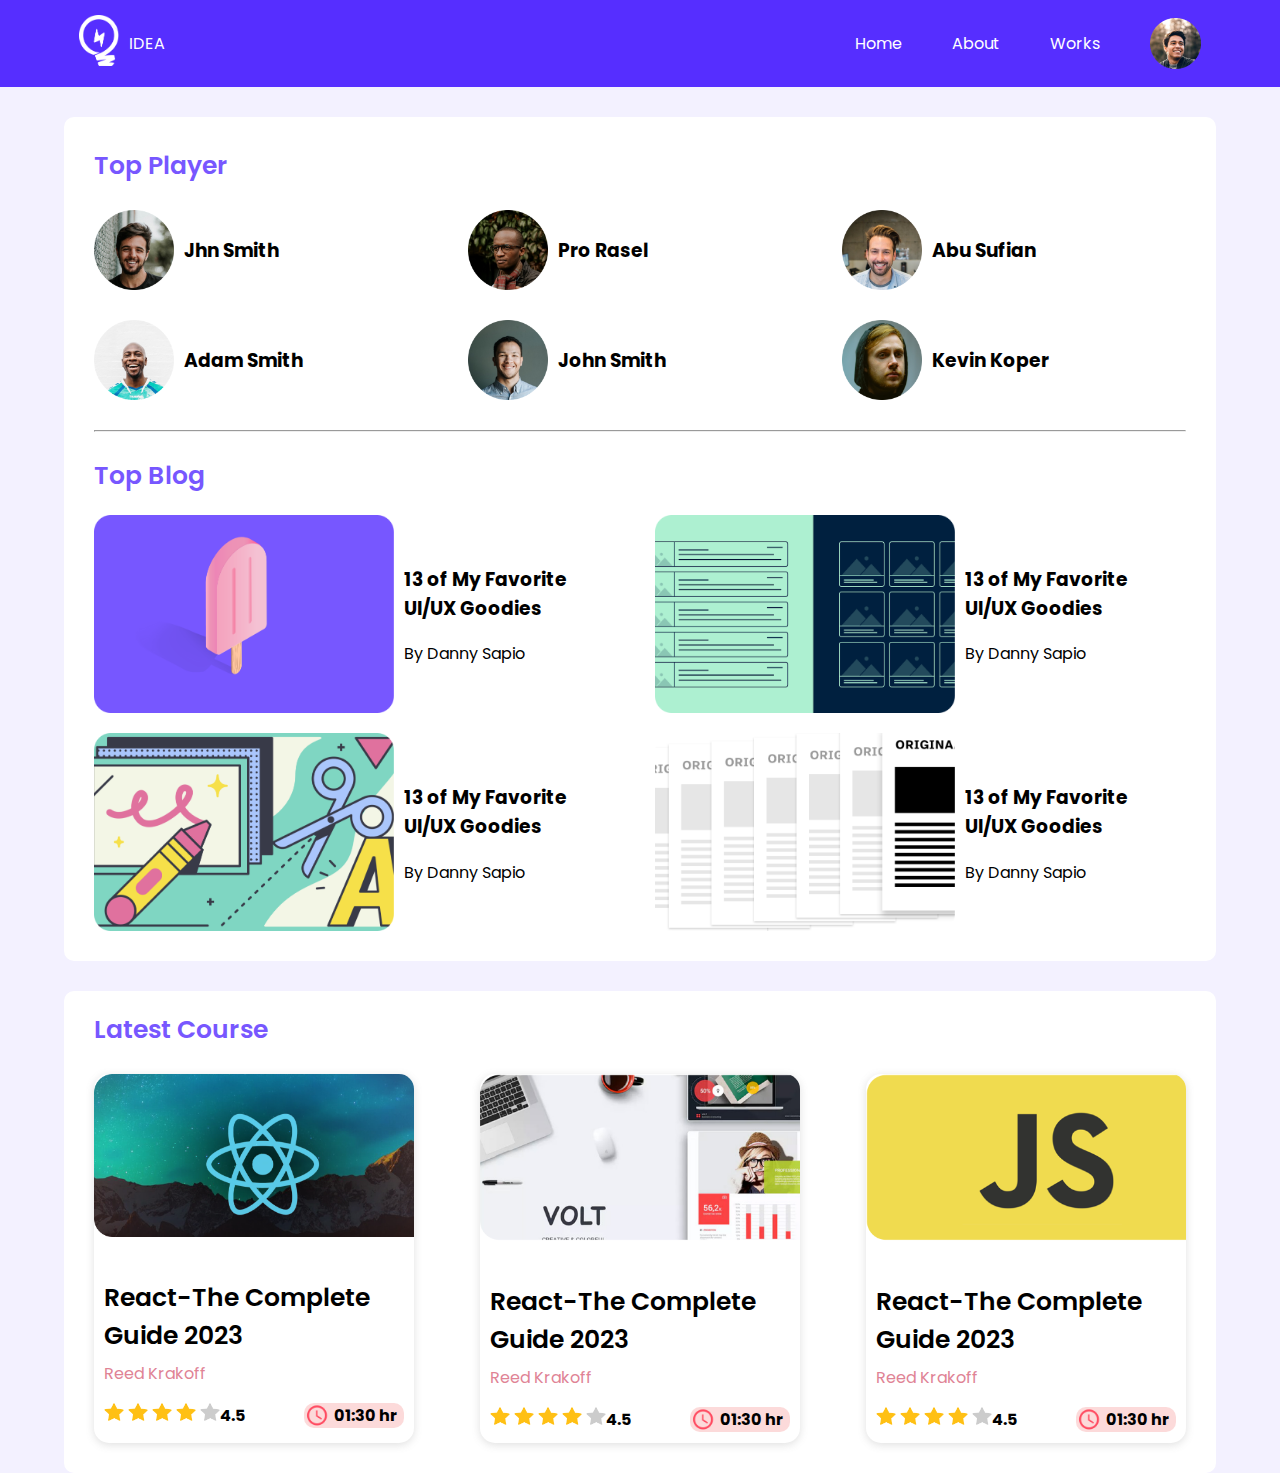
<file: index.html>
<!DOCTYPE html>
<html lang="en">
  <head>
    <meta charset="UTF-8" />
    <meta http-equiv="X-UA-Compatible" content="IE=edge" />
    <meta name="viewport" content="width=device-width, initial-scale=1.0" />
    <!-- google fonts -->
    <link rel="preconnect" href="https://fonts.googleapis.com" />
    <link rel="preconnect" href="https://fonts.gstatic.com" crossorigin />
    <link
      href="https://fonts.googleapis.com/css2?family=Bebas+Neue&family=Poppins:wght@400;500;600;700;900&family=Roboto:wght@400;500;700;900&display=swap"
      rel="stylesheet"
    />
    <link rel="stylesheet" href="style.css" />
    <title>Leader Board</title>
  </head>
  <body>
    <header class="">
      <div class="new">
        <div class="header-sec container">
          <div class="idea">
            <img class="home-img" src="images/icons/logo.png" alt="" />
            <p>IDEA</p>
          </div>
          <div class="home">
            <a href="">Home</a>
            <a href="">About</a>
            <a href="">Works</a>
            <img src="images/icons/profile.png" alt="" />
          </div>
        </div>
      </div>
    </header>
    <section class="top-player container">
      <div class="player-section">
        <h3 class="top-p">Top Player</h3>
        <div class="all-player">
          <div class="player-img">
            <img src="images/players/player-1.png" alt="" />
            <h3>Jhn Smith</h3>
          </div>
          <div class="player-img">
            <img src="images/players/player-2.png" alt="" />
            <h3>Pro Rasel</h3>
          </div>
          <div class="player-img">
            <img src="images/players/player-3.png" alt="" />
            <h3>Abu Sufian</h3>
          </div>
          <div class="player-img">
            <img src="images/players/player-4.png" alt="" />
            <h3>Adam Smith</h3>
          </div>
          <div class="player-img">
            <img src="images/players/player-5.png" alt="" />
            <h3>John Smith</h3>
          </div>
          <div class="player-img">
            <img src="images/players/player-6.png" alt="" />
            <h3>Kevin Koper</h3>
          </div>
        </div>
        <hr />
        <div class="top-blog-bg">
          <h3 class="tob-blog">Top Blog</h3>
          <div class="all-blog">
            <div class="favorite">
              <img src="images/blogs/blog-1.png" alt="" />
              <div>
                <h3>
                  13 of My Favorite <br />
                  UI/UX Goodies
                </h3>
                <p>By Danny Sapio</p>
              </div>
            </div>
            <div class="favorite">
              <img src="images/blogs/blog-2.png" alt="" />
              <div>
                <h3>
                  13 of My Favorite <br />
                  UI/UX Goodies
                </h3>
                <p>By Danny Sapio</p>
              </div>
            </div>
            <div class="favorite">
              <img src="images/blogs/blog-3.png" alt="" />
              <div>
                <h3>
                  13 of My Favorite <br />
                  UI/UX Goodies
                </h3>
                <p>By Danny Sapio</p>
              </div>
            </div>
            <div class="favorite">
              <img src="images/blogs/blog-4.png" alt="" />
              <div>
                <h3>
                  13 of My Favorite <br />
                  UI/UX Goodies
                </h3>
                <p>By Danny Sapio</p>
              </div>
            </div>
          </div>
        </div>
      </div>
    </section>
    <section class="container">
      <div class="latest-bg">
        <h3 class="latest-text">Latest Course</h3>
        <div class="latest-course">
          <div class="course-sec">
            <img class="course-img" src="images/courses/course-1.png" alt="" />
            <div class="course-padding">
              <h3 class="react">React-The Complete Guide 2023</h3>
              <p>Reed Krakoff</p>
              <div class="star-clock">
                <div class="course-star">
                  <div>
                    <img src="images/icons/star.png" alt="" />
                    <img src="images/icons/star.png" alt="" />
                    <img src="images/icons/star.png" alt="" />
                    <img src="images/icons/star.png" alt="" />
                    <img src="images/icons/gray-star.png" alt="" />
                  </div>
                  <h4>4.5</h4>
                </div>
                <div class="clock-icon clock-bg">
                  <img src="images/icons/clock.png" alt="" />
                  <h4>01:30 hr</h4>
                </div>
              </div>
            </div>
          </div>
          <div class="course-sec">
            <img class="course-img" src="images/courses/course-2.png" alt="" />
            <div class="course-padding">
              <h3 class="react">React-The Complete Guide 2023</h3>
              <p>Reed Krakoff</p>
              <div class="star-clock">
                <div class="course-star">
                  <div>
                    <img src="images/icons/star.png" alt="" />
                    <img src="images/icons/star.png" alt="" />
                    <img src="images/icons/star.png" alt="" />
                    <img src="images/icons/star.png" alt="" />
                    <img src="images/icons/gray-star.png" alt="" />
                  </div>
                  <h4>4.5</h4>
                </div>
                <div class="clock-icon clock-bg">
                  <img src="images/icons/clock.png" alt="" />
                  <h4>01:30 hr</h4>
                </div>
              </div>
            </div>
          </div>
          <div class="course-sec">
            <img class="course-img" src="images/courses/course-3.png" alt="" />
            <div class="course-padding">
              <h3 class="react">React-The Complete Guide 2023</h3>
              <p>Reed Krakoff</p>
              <div class="star-clock">
                <div class="course-star">
                  <div>
                    <img src="images/icons/star.png" alt="" />
                    <img src="images/icons/star.png" alt="" />
                    <img src="images/icons/star.png" alt="" />
                    <img src="images/icons/star.png" alt="" />
                    <img src="images/icons/gray-star.png" alt="" />
                  </div>
                  <h4>4.5</h4>
                </div>
                <div class="clock-icon clock-bg">
                  <img src="images/icons/clock.png" alt="" />
                  <h4>01:30 hr</h4>
                </div>
              </div>
            </div>
          </div>
        </div>
      </div>
    </section>
  </body>
</html>
</file>
<file: style.css>
* {
  font-family: "Poppins", sans-serif;
}
body {
  background-color: #f3f1ff;
  margin: 0;
}
header {
}
.container {
  margin: 0 5%;
}
.home-img {
  width: 40px;
  height: 51px;
}
.idea {
  display: flex;
}
.idea p {
  margin-left: 10px;
}
.home {
  display: flex;
  align-items: center;
}
.home a {
  margin-left: 50px;
  color: white;
  text-decoration: none;
}
.home img {
  margin-left: 50px;
}
.header-sec {
  display: flex;
  justify-content: space-between;
  padding: 15px;
  color: white;

  /* margin-top: 24px; */
}
.new {
  background-color: #562eff;
}
/* top-player */
.top-player {
  background-color: #f3f1ff;
  margin-top: 30px;
}
.all-player img {
  width: 80px;
  margin-right: 10px;
}
.all-players {
  /* display: flex;
  justify-content: center; */
}
.player-one {
  display: flex;
  justify-content: space-between;
}
.all-player {
  display: grid;
  grid-template-columns: repeat(3, 1fr);
  row-gap: 30px;
}

.player-one {
  margin-bottom: 20px;
}
.player-img {
  display: flex;
  align-items: center;
}
.player-section {
  background-color: white;
  border-radius: 10px;
}
.top-p {
  padding: 30px 0 0 30px;
  font-size: 25px;
  font-weight: 600;
  color: #7757ff;
}
.all-player {
  padding: 0 0 30px 30px;
}
hr {
  margin: 0 30px;
}
/* top blog */
.top-blog-bg {
  padding-bottom: 30px;
}
.favorite {
  display: flex;
  align-items: center;
}
.favorite img {
  width: 300px;
  margin-right: 10px;
}
.all-blog {
  display: grid;
  grid-template-columns: repeat(2, 1fr);
  padding: 30px 0 0 30px;
  row-gap: 20px;
}
.tob-blog {
  padding-left: 30px;
  margin-bottom: -10px;
  font-size: 25px;
  font-weight: 600;
  color: #7757ff;
}
/* Latest Course */
.course-sec {
  width: 320px;
  overflow: hidden;
  border-radius: 15px;
  box-shadow: rgba(99, 99, 99, 0.2) 0px 2px 8px 0px;
}
.react {
  font-size: 25px;
  font-weight: 600;
  margin-bottom: -10px;
}
.course-img {
  width: 350px;
}
.course-sec p {
  color: #e08395;
}
.course-star img {
  width: 20px;
}
.course-star {
  display: flex;
  align-items: center;
}
.course-star p {
  margin-left: 10px;
}
.clock-icon img {
  width: 25px;
  height: 25px;
  padding-right: 5px;
}
.clock-icon {
  display: flex;
  align-items: center;
}
.clock-bg {
  background-color: rgba(240, 65, 65, 0.192);
  height: 25px;
  width: 100px;
  border-radius: 10px;
}
.star-clock {
  display: flex;
  align-items: center;
  justify-content: space-between;
  margin: -20px 0;
}
.course-padding {
  padding: 10px;
}
.latest-course {
  display: flex;
  justify-content: space-between;
}
.latest-bg {
  background-color: white;
  padding: 30px;
  margin-top: 30px;
  border-radius: 10px;
}
.latest-text {
  font-size: 25px;
  font-weight: 600;
  color: #7757ff;
  margin-top: -10px;
}
</file>
